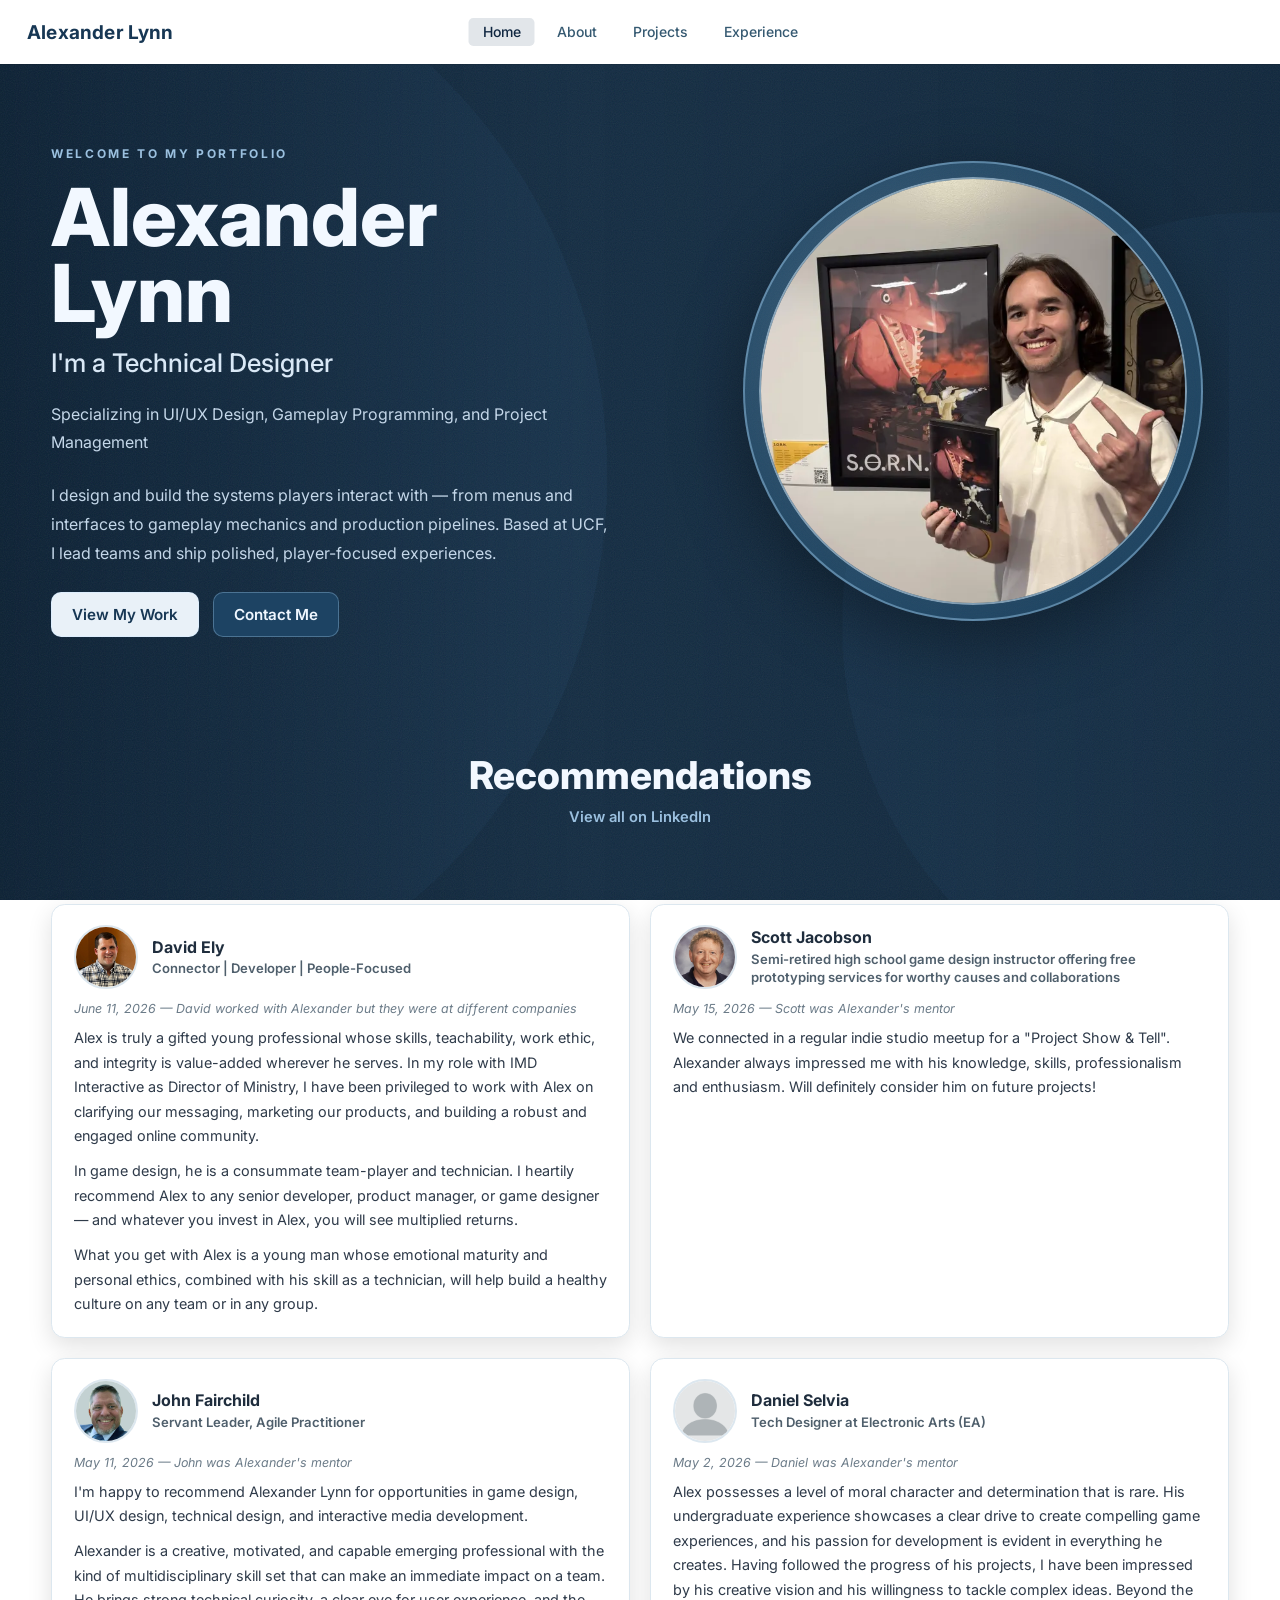
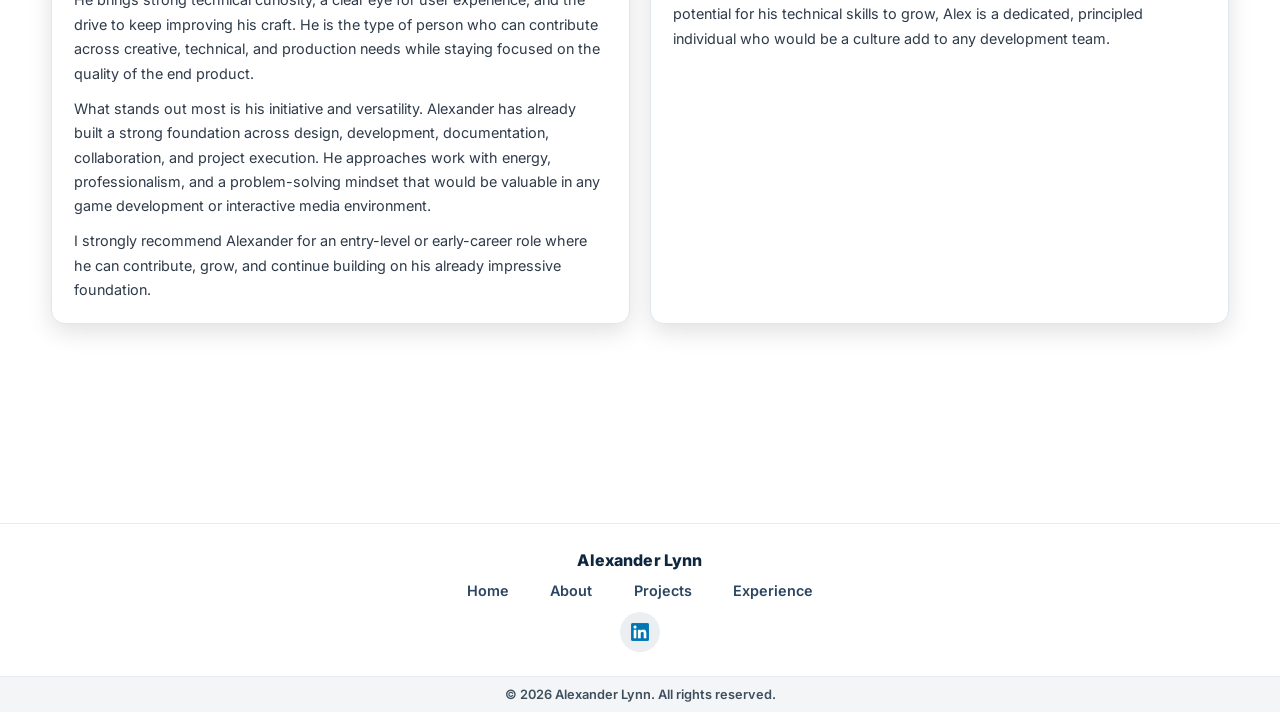
<file: index.html>
<!DOCTYPE html>
<html lang="en">
<head>
  <meta charset="UTF-8">
  <meta name="viewport" content="width=device-width, initial-scale=1.0">
  <title>Alexander Lynn | Technical Designer</title>
  <link rel="icon" type="image/png" href="icon.png">
  <link rel="preconnect" href="https://fonts.googleapis.com">
  <link rel="preconnect" href="https://fonts.gstatic.com" crossorigin>
  <link href="https://fonts.googleapis.com/css2?family=Inter:wght@400;500;600;700;800&display=swap" rel="stylesheet">
  <link rel="stylesheet" href="nav.css">
  <style>
    * {
      margin: 0;
      padding: 0;
      box-sizing: border-box;
    }

    :root {
      --text: #f2f8ff;
      --button-dark: #1d4363;
      --button-light: #e9f1f8;
    }

    html,
    body {
      min-height: 100%;
    }

    body {
      min-height: 100vh;
      min-height: 100svh;
      min-height: 100dvh;
      font-family: "Inter", sans-serif;
      color: var(--text);
      background-image: url("backdrop.png");
      background-position: center center;
      background-size: cover;
      background-repeat: no-repeat;
      background-attachment: fixed;
      position: relative;
      overflow-x: hidden;
    }

    body::before {
      content: "";
      position: fixed;
      inset: 0;
      background: linear-gradient(90deg, rgba(8, 26, 43, 0.85), rgba(8, 26, 43, 0.48) 45%, rgba(8, 26, 43, 0.62));
      z-index: -1;
    }
    body::after {
      content: "";
      position: fixed;
      inset: 0;
      pointer-events: none;
      z-index: -1;
      opacity: 0.08;
      background-image: url("data:image/svg+xml,%3Csvg xmlns='http://www.w3.org/2000/svg' width='140' height='140' viewBox='0 0 140 140'%3E%3Cfilter id='n'%3E%3CfeTurbulence type='fractalNoise' baseFrequency='1.1' numOctaves='2' stitchTiles='stitch'/%3E%3C/filter%3E%3Crect width='140' height='140' filter='url(%23n)' opacity='1'/%3E%3C/svg%3E");
      background-size: 170px 170px;
      background-repeat: repeat;
    }

    .container {
      width: min(1200px, 92%);
      margin: 0 auto;
    }

    .home-first-screen {
      height: calc(100vh - 64px);
      height: calc(100svh - 64px);
      height: calc(100dvh - 64px);
      min-height: calc(100vh - 64px);
      display: flex;
      flex-direction: column;
      justify-content: space-between;
      overflow: hidden;
    }

    .hero {
      flex: 1;
      display: grid;
      grid-template-columns: 1.1fr 0.9fr;
      align-items: center;
      gap: 40px;
      padding: 60px 0 12px;
      min-height: 0;
    }

    .home-recommendations {
      padding: 3rem 0 80px;
      margin-top: 1.25rem;
    }
    .home-recommendations-header {
      text-align: center;
      padding: 1.1rem 0 0.65rem;
      flex-shrink: 0;
    }
    .home-recommendations-title {
      font-size: clamp(1.8rem, 4vw, 2.4rem);
      font-weight: 800;
      color: #f2f8ff;
      margin-bottom: 0.5rem;
    }
    .home-recommendations-link {
      font-size: 0.92rem;
      font-weight: 600;
      color: #9bc0df;
      text-decoration: none;
    }
    .home-recommendations-link:hover {
      color: #cce0f1;
      text-decoration: underline;
    }
    .home-recommendations-list {
      display: grid;
      grid-template-columns: repeat(2, minmax(0, 1fr));
      gap: 1.25rem;
    }
    .home-rec-card {
      border: 1px solid #dce7ef;
      border-radius: 0.85rem;
      padding: 1.25rem 1.35rem;
      background: #ffffff;
      box-shadow: 0 8px 24px rgba(0, 0, 0, 0.12);
    }
    .home-rec-header {
      display: flex;
      align-items: center;
      gap: 0.9rem;
      margin-bottom: 0.75rem;
    }
    .home-rec-photo {
      width: 64px;
      height: 64px;
      border-radius: 9999px;
      border: 2px solid #dce7ef;
      object-fit: cover;
      flex-shrink: 0;
    }
    .home-rec-name {
      font-size: 1rem;
      font-weight: 700;
      color: #1f2d3d;
      margin-bottom: 0.15rem;
    }
    .home-rec-name a {
      color: inherit;
      text-decoration: none;
    }
    .home-rec-name a:hover {
      color: #1f4f72;
      text-decoration: underline;
    }
    .home-rec-role {
      font-size: 0.82rem;
      font-weight: 600;
      color: #4f5f6c;
      line-height: 1.4;
    }
    .home-rec-meta {
      font-size: 0.78rem;
      color: #6b7b88;
      margin-bottom: 0.65rem;
      font-style: italic;
    }
    .home-rec-text {
      font-size: 0.9rem;
      line-height: 1.7;
      color: #2f3b4a;
    }
    .home-rec-text + .home-rec-text {
      margin-top: 0.65rem;
    }

    .hero-eyebrow {
      text-transform: uppercase;
      letter-spacing: 0.22em;
      color: #9bc0df;
      font-size: 0.75rem;
      font-weight: 700;
      margin-bottom: 18px;
    }

    .hero-title {
      font-size: clamp(2.8rem, 7vw, 5rem);
      line-height: 0.95;
      font-weight: 800;
      margin-bottom: 16px;
    }

    .hero-subtitle {
      font-size: clamp(1.2rem, 2vw, 1.8rem);
      color: #d9e8f6;
      font-weight: 500;
      margin-bottom: 22px;
    }

    .hero-description {
      max-width: 560px;
      color: #c4d7e9;
      line-height: 1.8;
      margin-bottom: 24px;
      font-size: 1rem;
    }

    .hero-quote {
      max-width: 540px;
      border-left: 3px solid rgba(138, 186, 221, 0.75);
      padding-left: 14px;
      color: #cce0f1;
      font-style: italic;
      margin-bottom: 30px;
      line-height: 1.65;
    }

    .hero-buttons {
      display: flex;
      gap: 14px;
      flex-wrap: wrap;
    }

    .btn {
      border-radius: 10px;
      padding: 12px 20px;
      font-size: 0.95rem;
      font-weight: 600;
      border: 1px solid transparent;
      text-decoration: none;
      transition: transform 0.18s ease, filter 0.18s ease, background-color 0.18s ease;
    }

    .btn-primary {
      background: var(--button-light);
      color: #173754;
      border-color: rgba(220, 238, 254, 0.85);
    }

    .btn-secondary {
      background: var(--button-dark);
      color: #f0f7ff;
      border-color: rgba(160, 203, 234, 0.35);
    }

    .btn:hover {
      transform: translateY(-2px);
      filter: brightness(1.06);
    }

    .hero-photo-wrap {
      display: grid;
      place-items: center;
    }

    .photo-ring {
      width: min(460px, 90vw);
      aspect-ratio: 1 / 1;
      border-radius: 50%;
      padding: 14px;
      background: radial-gradient(circle at 30% 30%, rgba(130, 185, 222, 0.32), rgba(31, 76, 109, 0.52));
      border: 2px solid rgba(138, 186, 221, 0.55);
      box-shadow: 0 22px 70px rgba(0, 0, 0, 0.34), inset 0 0 40px rgba(31, 76, 109, 0.45);
    }

    .photo-ring img {
      width: 100%;
      height: 100%;
      object-fit: cover;
      border-radius: 50%;
      border: 2px solid rgba(204, 227, 245, 0.55);
    }

    .photo-slideshow {
      position: relative;
      width: 100%;
      height: 100%;
      border-radius: 50%;
      overflow: hidden;
    }

    .photo-slide {
      position: absolute;
      inset: 0;
      opacity: 0;
      z-index: 1;
      will-change: opacity;
      backface-visibility: hidden;
      transform: translateZ(0);
      transition: opacity 1s ease-in-out;
    }

    .photo-slide.active {
      opacity: 1;
      z-index: 2;
    }

    .site-footer {
      background-color: #ffffff;
      color: #1f2d3d;
      margin-top: 120px;
      box-shadow: 0 -1px 0 rgba(0, 0, 0, 0.08);
    }

    .footer-inner {
      width: min(1280px, 96%);
      margin: 0 auto;
      padding: 26px 24px 20px;
      text-align: center;
    }

    .footer-name {
      font-size: 1rem;
      font-weight: 800;
      margin-bottom: 10px;
      letter-spacing: 0.01em;
      color: #0f2640;
    }

    .footer-links {
      list-style: none;
      display: flex;
      justify-content: center;
      align-items: center;
      flex-wrap: wrap;
      gap: 14px;
      margin-bottom: 12px;
    }

    .footer-links a {
      color: #2a4560;
      background-color: transparent;
      text-decoration: none;
      font-size: 0.9rem;
      font-weight: 600;
      padding: 0.45rem 0.85rem;
      border-radius: 0.3rem;
      transition: background-color 0.2s ease-in-out, color 0.2s ease-in-out;
    }

    .footer-links a:hover {
      background-color: rgba(23, 55, 84, 0.1);
      color: #0f2640;
    }
    .footer-social {
      margin-bottom: 4px;
    }
    .footer-linkedin {
      display: inline-flex;
      align-items: center;
      justify-content: center;
      text-decoration: none;
      width: 40px;
      height: 40px;
      border-radius: 999px;
      background: rgba(23, 55, 84, 0.08);
      transition: background-color 0.2s ease;
    }
    .footer-linkedin:hover { background: rgba(23, 55, 84, 0.14); }
    .footer-linkedin img {
      width: 18px;
      height: 18px;
      display: block;
      object-fit: contain;
    }
    .footer-bottom {
      border-top: 1px solid #e5ebf1;
      background: #f3f5f7;
      padding: 10px 24px;
      text-align: center;
    }
    .footer-copy {
      font-size: 0.8rem;
      font-weight: 600;
      color: #3d4f5f;
    }

    /* White nav bar on landing page (nav.css defaults .top-nav to site blue). */
    .top-nav {
      background-color: #ffffff;
      box-shadow: 0 1px 0 rgba(0, 0, 0, 0.08);
      backdrop-filter: none;
    }
    .top-nav .logo {
      color: #173754;
    }
    .top-nav .logo:hover {
      color: #173754;
    }
    .top-nav .nav-links a {
      color: #355971;
    }
    .top-nav .nav-links a:hover {
      background-color: rgba(23, 55, 84, 0.08);
      color: #0f2640;
    }
    .top-nav .nav-links a.active {
      background-color: rgba(23, 55, 84, 0.12);
      color: #0f2640;
    }

    @media (max-width: 980px) {
      /* iOS Safari: fixed backgrounds + opacity animation can render as washed out/flickering.
         Keep desktop fixed, but use normal scroll attachment on mobile for stable backdrop. */
      body {
        background-attachment: scroll;
        background-position: center top;
        background-size: cover;
        background-repeat: no-repeat;
      }

      /* Mobile fallback: remove fixed pseudo-layer compositing, which can hide the backdrop entirely. */
      body::before,
      body::after {
        content: none;
      }

      .nav-card {
        justify-content: center;
        gap: 10px;
        flex-direction: column;
      }

      .nav-links {
        position: static;
        transform: none;
        flex-wrap: wrap;
        justify-content: center;
      }

      .hero {
        grid-template-columns: 1fr;
        text-align: center;
        padding-top: 20px;
        padding-bottom: 8px;
      }

      .home-first-screen {
        height: auto;
        min-height: calc(100vh - 64px);
        overflow: visible;
      }

      .hero-description {
        margin-left: auto;
        margin-right: auto;
      }

      .hero-buttons {
        justify-content: center;
      }

      .home-recommendations-list {
        grid-template-columns: 1fr;
      }
    }
  </style>
</head>
<body>
  <header class="top-nav">
    <div class="navbar-inner">
      <a class="logo" href="index.html">Alexander Lynn</a>
      <ul class="nav-links">
        <li><a href="index.html" class="active">Home</a></li>
        <li><a href="about.html">About</a></li>
        <li><a href="projects.html">Projects</a></li>
        <li><a href="experience.html">Experience</a></li>
      </ul>
    </div>
  </header>

  <main class="container">
    <div class="home-first-screen">
      <section class="hero">
        <div>
          <p class="hero-eyebrow">Welcome to my portfolio</p>
          <h1 class="hero-title">Alexander<br>Lynn</h1>
          <p class="hero-subtitle">I'm a Technical Designer</p>
          <p class="hero-description">
            Specializing in UI/UX Design, Gameplay Programming, and Project Management
          </p>
          <p class="hero-description">
            I design and build the systems players interact with — from menus and interfaces to gameplay mechanics and production pipelines. Based at UCF, I lead teams and ship polished, player-focused experiences.
          </p>
          <div class="hero-buttons">
            <a class="btn btn-primary" href="projects.html">View My Work</a>
            <a class="btn btn-secondary" href="about.html">Contact Me</a>
          </div>
        </div>

        <div class="hero-photo-wrap">
          <div class="photo-ring">
            <div class="photo-slideshow" id="homePhotoSlideshow">
              <img class="photo-slide active" src="homephoto.png" alt="Portrait photo 1">
              <img class="photo-slide" src="homephoto (1).png" alt="Portrait photo 2">
              <img class="photo-slide" src="homephoto (2).png" alt="Portrait photo 3">
              <img class="photo-slide" src="homephoto (3).png" alt="Portrait photo 4">
              <img class="photo-slide" src="homephoto (4).png" alt="Portrait photo 5">
            </div>
          </div>
        </div>
      </section>

      <div class="home-recommendations-header">
        <h2 class="home-recommendations-title">Recommendations</h2>
        <a href="https://www.linkedin.com/in/alexanderj-lynn/details/recommendations/?detailScreenTabIndex=0" target="_blank" rel="noopener noreferrer" class="home-recommendations-link">View all on LinkedIn</a>
      </div>
    </div>

    <section class="home-recommendations">
      <div class="home-recommendations-list">
        <article class="home-rec-card">
          <div class="home-rec-header">
            <img src="Recommendations/David_Ely.jfif" alt="David Ely" class="home-rec-photo">
            <div>
              <p class="home-rec-name"><a href="https://www.linkedin.com/in/daely/?skipRedirect=true" target="_blank" rel="noopener noreferrer">David Ely</a></p>
              <p class="home-rec-role">Connector | Developer | People-Focused</p>
            </div>
          </div>
          <p class="home-rec-meta">June 11, 2026 — David worked with Alexander but they were at different companies</p>
          <p class="home-rec-text">Alex is truly a gifted young professional whose skills, teachability, work ethic, and integrity is value-added wherever he serves. In my role with IMD Interactive as Director of Ministry, I have been privileged to work with Alex on clarifying our messaging, marketing our products, and building a robust and engaged online community.</p>
          <p class="home-rec-text">In game design, he is a consummate team-player and technician. I heartily recommend Alex to any senior developer, product manager, or game designer — and whatever you invest in Alex, you will see multiplied returns.</p>
          <p class="home-rec-text">What you get with Alex is a young man whose emotional maturity and personal ethics, combined with his skill as a technician, will help build a healthy culture on any team or in any group.</p>
        </article>
        <article class="home-rec-card">
          <div class="home-rec-header">
            <img src="Recommendations/scott_jacobson.jfif" alt="Scott Jacobson" class="home-rec-photo">
            <div>
              <p class="home-rec-name"><a href="https://www.linkedin.com/in/jacobson42/?skipRedirect=true" target="_blank" rel="noopener noreferrer">Scott Jacobson</a></p>
              <p class="home-rec-role">Semi-retired high school game design instructor offering free prototyping services for worthy causes and collaborations</p>
            </div>
          </div>
          <p class="home-rec-meta">May 15, 2026 — Scott was Alexander's mentor</p>
          <p class="home-rec-text">We connected in a regular indie studio meetup for a "Project Show &amp; Tell". Alexander always impressed me with his knowledge, skills, professionalism and enthusiasm. Will definitely consider him on future projects!</p>
        </article>
        <article class="home-rec-card">
          <div class="home-rec-header">
            <img src="Recommendations/John_Fairchild.jfif" alt="John Fairchild" class="home-rec-photo">
            <div>
              <p class="home-rec-name"><a href="https://www.linkedin.com/in/johnfairchild/?skipRedirect=true" target="_blank" rel="noopener noreferrer">John Fairchild</a></p>
              <p class="home-rec-role">Servant Leader, Agile Practitioner</p>
            </div>
          </div>
          <p class="home-rec-meta">May 11, 2026 — John was Alexander's mentor</p>
          <p class="home-rec-text">I'm happy to recommend Alexander Lynn for opportunities in game design, UI/UX design, technical design, and interactive media development.</p>
          <p class="home-rec-text">Alexander is a creative, motivated, and capable emerging professional with the kind of multidisciplinary skill set that can make an immediate impact on a team. He brings strong technical curiosity, a clear eye for user experience, and the drive to keep improving his craft. He is the type of person who can contribute across creative, technical, and production needs while staying focused on the quality of the end product.</p>
          <p class="home-rec-text">What stands out most is his initiative and versatility. Alexander has already built a strong foundation across design, development, documentation, collaboration, and project execution. He approaches work with energy, professionalism, and a problem-solving mindset that would be valuable in any game development or interactive media environment.</p>
          <p class="home-rec-text">I strongly recommend Alexander for an entry-level or early-career role where he can contribute, grow, and continue building on his already impressive foundation.</p>
        </article>
        <article class="home-rec-card">
          <div class="home-rec-header">
            <img src="Recommendations/Daniel_Selvia.png" alt="Daniel Selvia" class="home-rec-photo">
            <div>
              <p class="home-rec-name"><a href="https://www.linkedin.com/in/daniel-selvia/?skipRedirect=true" target="_blank" rel="noopener noreferrer">Daniel Selvia</a></p>
              <p class="home-rec-role">Tech Designer at Electronic Arts (EA)</p>
            </div>
          </div>
          <p class="home-rec-meta">May 2, 2026 — Daniel was Alexander's mentor</p>
          <p class="home-rec-text">Alex possesses a level of moral character and determination that is rare. His undergraduate experience showcases a clear drive to create compelling game experiences, and his passion for development is evident in everything he creates. Having followed the progress of his projects, I have been impressed by his creative vision and his willingness to tackle complex ideas. Beyond the potential for his technical skills to grow, Alex is a dedicated, principled individual who would be a culture add to any development team.</p>
        </article>
      </div>
    </section>
  </main>

  <footer class="site-footer">
    <div class="footer-inner">
      <p class="footer-name">Alexander Lynn</p>
      <ul class="footer-links">
        <li><a href="index.html">Home</a></li>
        <li><a href="about.html">About</a></li>
        <li><a href="projects.html">Projects</a></li>
        <li><a href="experience.html">Experience</a></li>
      </ul>
      <div class="footer-social">
        <a class="footer-linkedin" href="https://www.linkedin.com/in/alexanderj-lynn/" target="_blank" rel="noopener noreferrer" aria-label="LinkedIn profile">
          <img src="LinkedIn_logo_initials.png" alt="LinkedIn">
        </a>
      </div>
    </div>
    <div class="footer-bottom">
      <p class="footer-copy">&copy; 2026 Alexander Lynn. All rights reserved.</p>
    </div>
  </footer>
  <script>
    (function runHomePhotoSlideshow() {
      const slides = document.querySelectorAll("#homePhotoSlideshow .photo-slide");
      if (!slides.length) return;

      let currentIndex = 0;
      const intervalMs = 3000;

      window.setInterval(() => {
        const nextIndex = (currentIndex + 1) % slides.length;
        slides[nextIndex].classList.add("active");

        // Remove previous slide after next is active to avoid a blank frame flash.
        window.setTimeout(() => {
          slides[currentIndex].classList.remove("active");
          currentIndex = nextIndex;
        }, 20);
      }, intervalMs);
    })();
  </script>
</body>
</html>
</file>
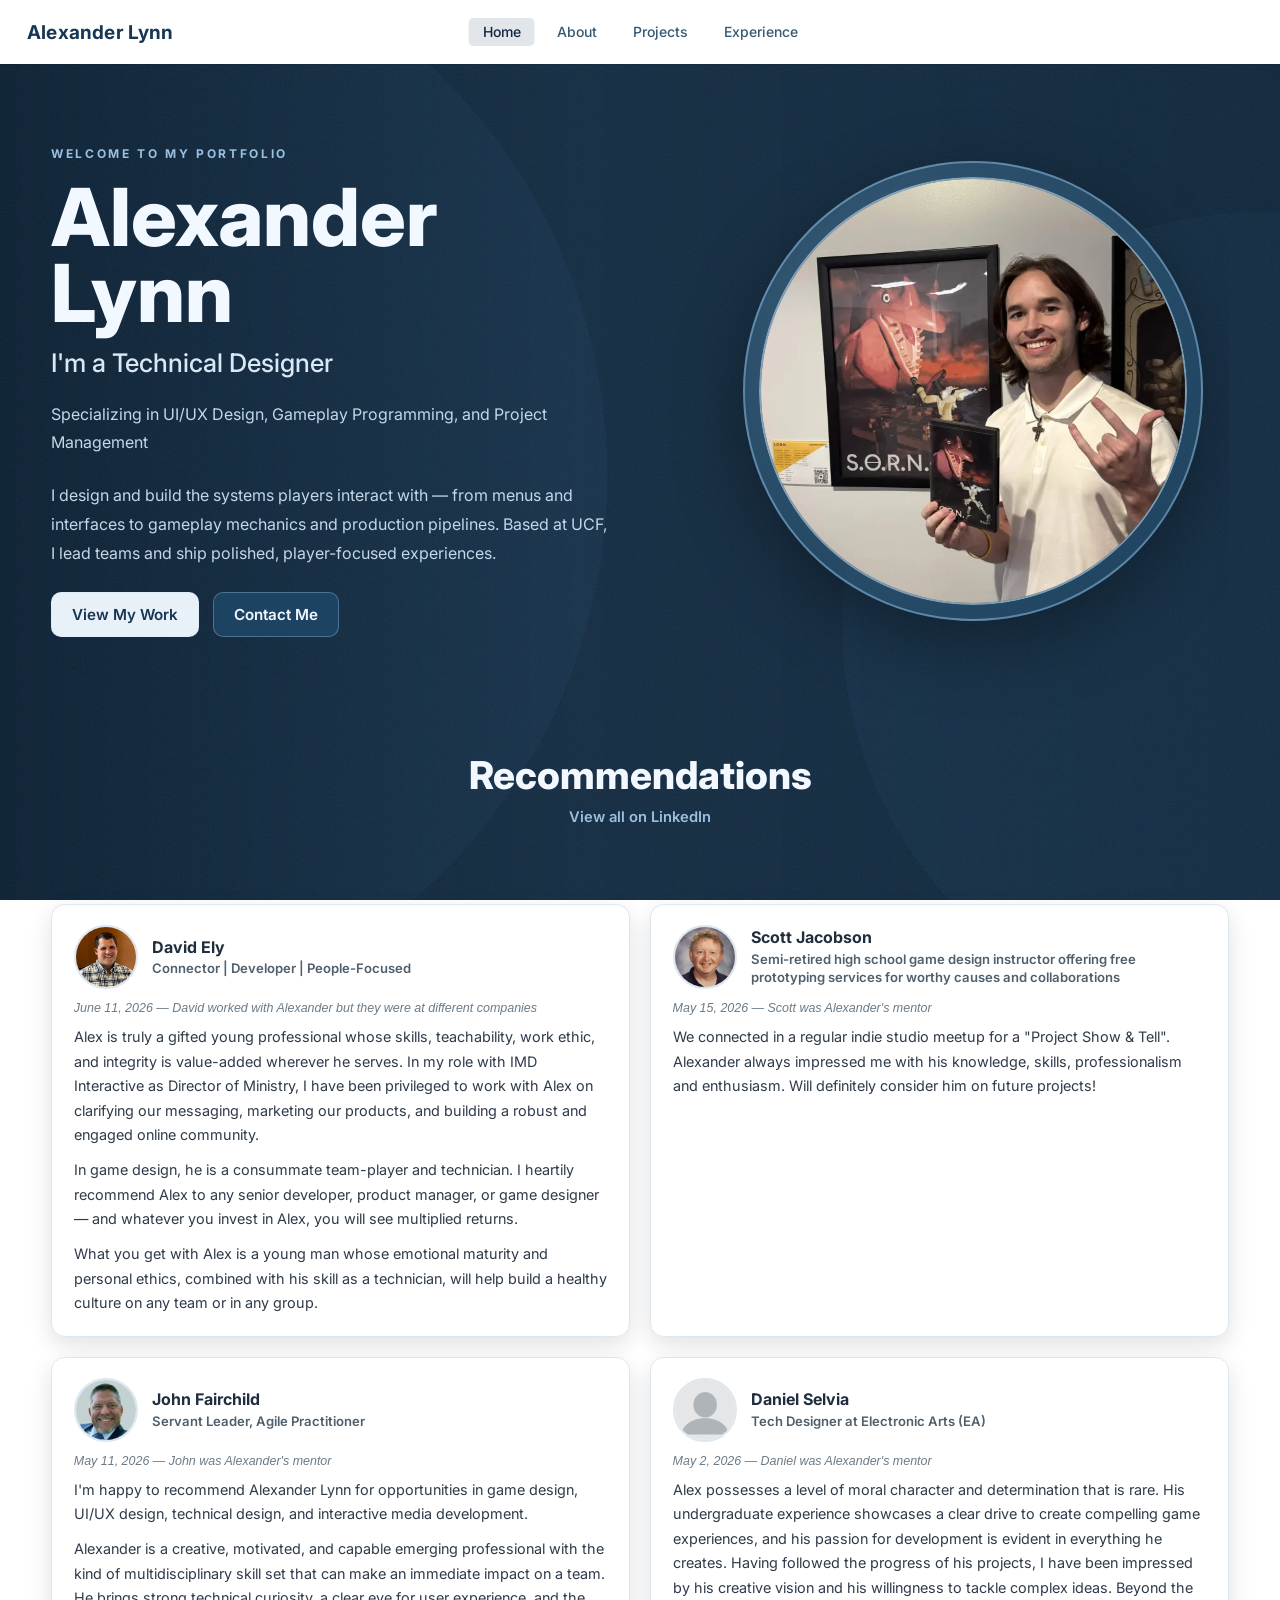
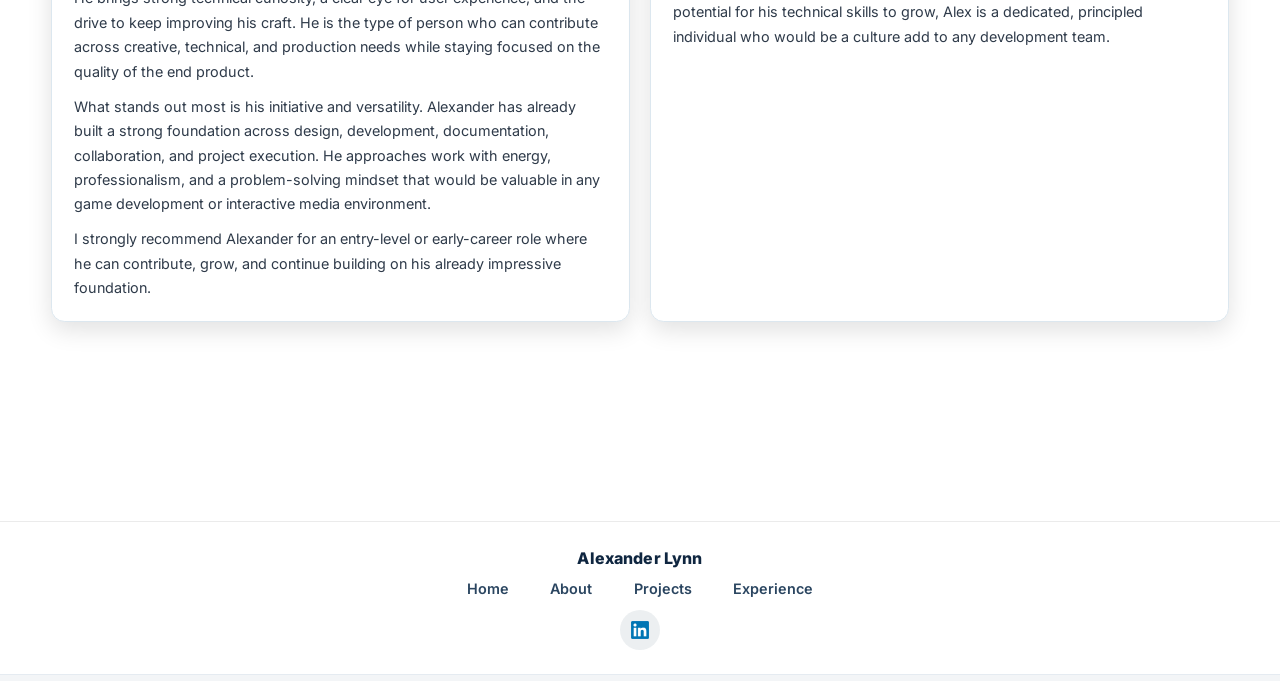
<file: homepage.html>
<!DOCTYPE html>
<html lang="en">
<head>
  <meta charset="UTF-8">
  <meta name="viewport" content="width=device-width, initial-scale=1.0">
  <title>Redirecting…</title>
  <link rel="icon" type="image/png" href="icon.png">
  <meta http-equiv="refresh" content="0; url=index.html">
  <link rel="canonical" href="index.html">
</head>
<body>
  <p>The homepage URL has moved to <code>index.html</code>.
    <a href="index.html">Continue to site</a>.</p>
</body>
</html>
</file>
<file: nav.css>
/**
 * Shared site navigation — link from every HTML page:
 * <link rel="stylesheet" href="nav.css">
 */
:root {
  --nav-bg: #1f3e59;
  --nav-bar-height: 64px;
  --nav-pad-x: 24px;
  --nav-inner-max: 1280px;
  --nav-brand-size: 19px;
  --nav-link-size: 14px;
  --nav-link-pad-y: 7px;
  --nav-link-pad-x: 14px;
  --nav-brand-pad-y: 7px;
  --nav-brand-pad-x: 3px;
  --nav-link-gap: 8px;
}

.navbar,
.top-nav {
  background-color: var(--nav-bg);
  box-shadow: 0 1px 0 rgba(0, 0, 0, 0.12);
  position: fixed;
  top: 0;
  left: 0;
  width: 100%;
  height: var(--nav-bar-height);
  min-height: var(--nav-bar-height);
  z-index: 1000;
  padding: 0 var(--nav-pad-x);
  display: flex;
  align-items: center;
  box-sizing: border-box;
  backdrop-filter: none;
  /* Isolate nav from page-level typography (Tailwind preflight, body line-height, etc.). */
  font-family: Inter, system-ui, -apple-system, BlinkMacSystemFont, "Segoe UI", sans-serif;
  -webkit-font-smoothing: antialiased;
  -moz-osx-font-smoothing: grayscale;
}

.navbar-inner {
  width: 100%;
  max-width: var(--nav-inner-max);
  margin: 0 auto;
  display: flex;
  align-items: center;
  justify-content: space-between;
  position: relative;
  height: 100%;
}

/* Pages without Tailwind still use class="flex items-center" — those utilities do nothing,
   so the brand column must be defined here to match Tailwind-driven pages (index, about, …). */
.navbar-inner > div:first-child {
  flex: 0 0 auto;
  display: flex;
  align-items: center;
  height: 100%;
}

/* Case-study pages: fixed nav is out of flow; push hero so it starts below the bar like other layouts. */
body > nav.navbar + .project-hero {
  margin-top: var(--nav-bar-height);
}

.navbar-center-links {
  position: absolute;
  left: 50%;
  transform: translateX(-50%);
  display: flex;
  align-items: center;
  gap: var(--nav-link-gap);
  height: 100%;
}

.nav-links {
  list-style: none;
  display: flex;
  gap: var(--nav-link-gap);
  align-items: center;
  position: absolute;
  left: 50%;
  transform: translateX(-50%);
  margin: 0;
  padding: 0;
  height: 100%;
}

.navbar-brand,
.logo {
  color: #ffffff;
  font-weight: 700;
  text-decoration: none;
  padding: var(--nav-brand-pad-y) var(--nav-brand-pad-x);
  font-size: var(--nav-brand-size);
  letter-spacing: 0.01em;
  line-height: 1;
}

.navbar-brand:hover,
.logo:hover {
  color: #ffffff;
}

.navbar-link {
  color: #d2e1ec;
  font-weight: 500;
  padding: var(--nav-link-pad-y) var(--nav-link-pad-x);
  border-radius: 0.3rem;
  font-size: var(--nav-link-size);
  line-height: 1;
  display: inline-flex;
  align-items: center;
  text-decoration: none;
  transition: background-color 0.2s ease-in-out, color 0.2s ease-in-out;
}

.nav-links a {
  color: #d2e1ec;
  text-decoration: none;
  font-size: var(--nav-link-size);
  font-weight: 500;
  line-height: 1;
  padding: var(--nav-link-pad-y) var(--nav-link-pad-x);
  border-radius: 0.3rem;
  transition: background-color 0.2s ease-in-out, color 0.2s ease-in-out;
  display: inline-flex;
  align-items: center;
}

.navbar-link:hover,
.nav-links a:hover {
  background-color: rgba(255, 255, 255, 0.1);
  color: #ffffff;
}

.navbar-link.active,
.nav-links a.active {
  background-color: rgba(255, 255, 255, 0.16);
  color: #ffffff;
  font-size: var(--nav-link-size);
}

.navbar-link.active:hover {
  background-color: rgba(255, 255, 255, 0.2);
}

@media (max-width: 900px) {
  .navbar,
  .top-nav {
    /* Mobile: keep nav fully in-flow so it never overlays hero/header content. */
    position: relative;
    top: auto;
    left: auto;
    height: auto;
    min-height: var(--nav-bar-height);
    padding: 10px var(--nav-pad-x);
  }

  /* On mobile the nav is in-flow, so the hero should not be pushed down by a fixed-height offset. */
  body > nav.navbar + .project-hero {
    margin-top: 0;
  }

  .navbar-inner {
    flex-direction: column;
    justify-content: center;
    gap: 12px;
    height: auto;
  }

  .navbar-center-links,
  .nav-links {
    position: static;
    transform: none;
    flex-wrap: wrap;
    justify-content: center;
    height: auto;
  }
}
</file>
